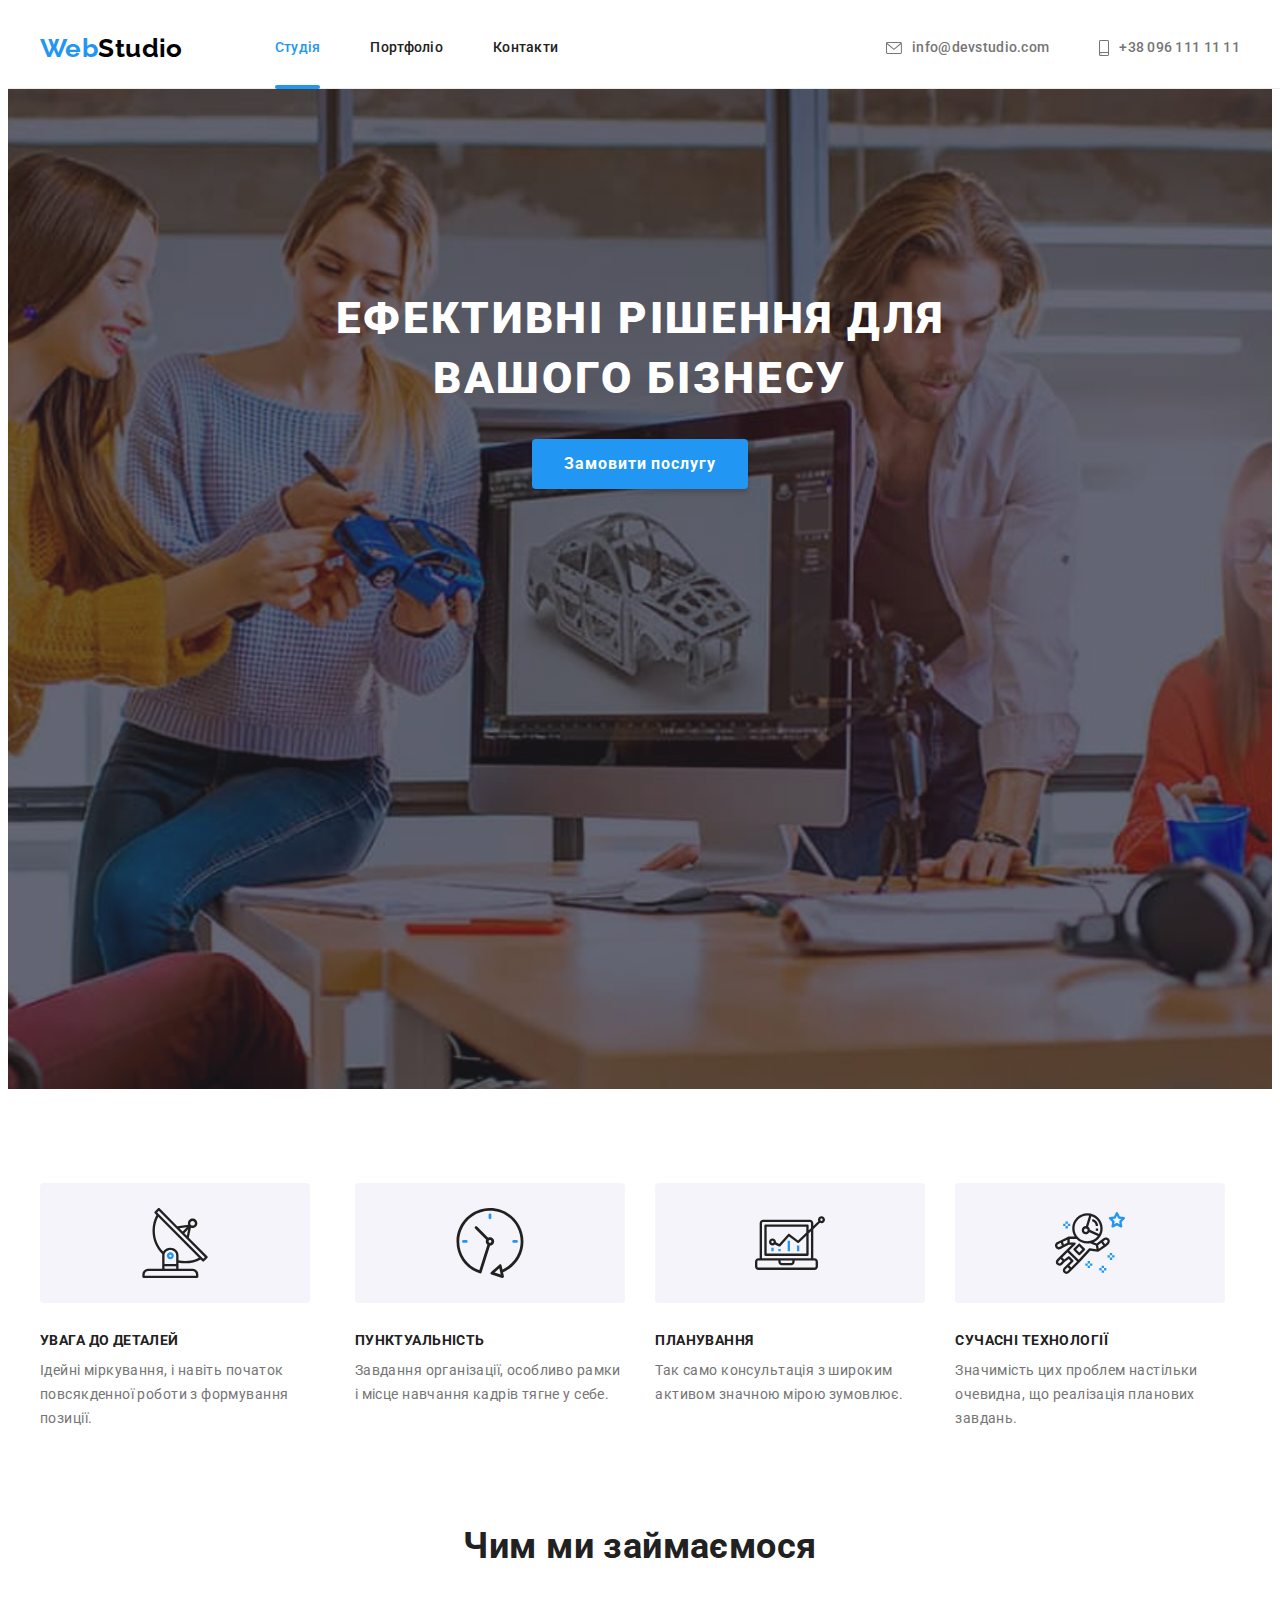
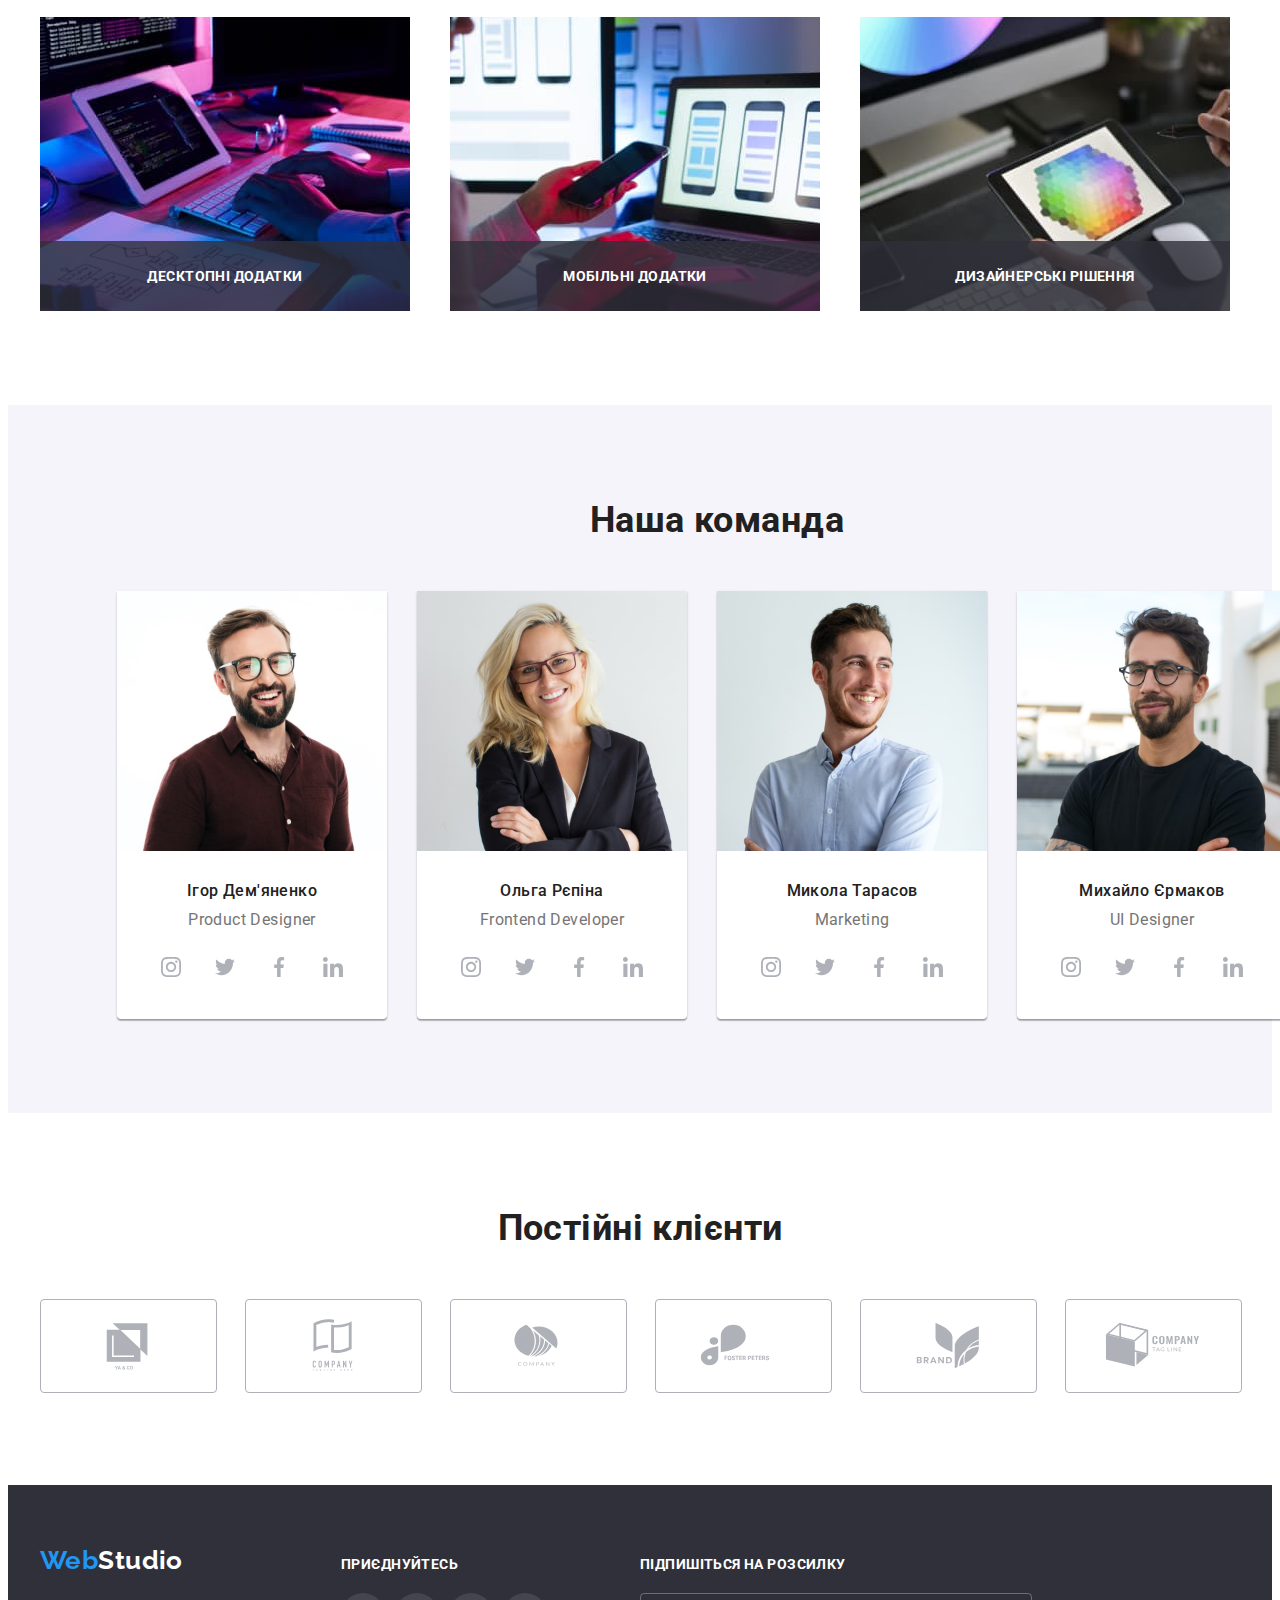
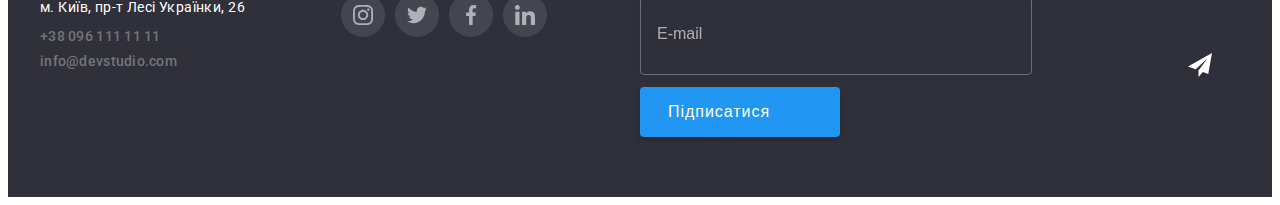
<file: index.html>
<!DOCTYPE html>
<html lang="uk">
  <head>
    <meta charset="UTF-8" />
    <meta http-equiv="X-UA-Compatible" content="IE=edge" />
    <meta name="viewport" content="width=device-width, initial-scale=1.0" />
    <title>Document</title>
    <link rel="preconnect" href="https://fonts.googleapis.com" />
    <link rel="preconnect" href="https://fonts.gstatic.com" crossorigin />
    <link
      href="https://fonts.googleapis.com/css2?family=Raleway:wght@700&family=Roboto:wght@400;500;700;900&display=swap"
      rel="stylesheet"
    />
    <link
      rel="stylesheet"
      href="https://cdnjs.cloudflare.com/ajax/libs/modern-normalize/1.1.0/modern-normalize.min.css"
      integrity="sha512-wpPYUAdjBVSE4KJnH1VR1HeZfpl1ub8YT/NKx4PuQ5NmX2tKuGu6U/JRp5y+Y8XG2tV+wKQpNHVUX03MfMFn9Q=="
      crossorigin="anonymous"
      referrerpolicy="no-referrer"
    />
    <link rel="stylesheet" href="./css/main.min.css" />
  </head>

  <body>
    <!------- PAGE HEADER ------->

    <header class="page-header">
      <div class="container header-nav">
        <nav class="main-nav">
          <a href="./index.html" class="logo"
            >Web<span class="logo__color logo__color--dark">Studio</span></a
          >
          <ul class="site-nav">
            <li>
              <a href="./index.html" class="site-nav__link current">Студія</a>
            </li>
            <li>
              <a href="./portfolio.html" class="site-nav__link">Портфоліо</a>
            </li>
            <li><a href="#" class="site-nav__link">Контакти</a></li>
          </ul>
        </nav>
        <ul class="contacts">
          <li class="contacts__item">
            <a href="mailto:info@devstudio.com" class="contacts__link">
              <svg class="contacts__icon" width="16px" height="12px">
                <use href="./images/icons.svg#icon-envelope"></use></svg
              >info@devstudio.com</a
            >
          </li>
          <li class="contacts__item">
            <a href="tel:+380961111111" class="contacts__link">
              <svg class="contacts__icon" width="10px" height="16px">
                <use href="./images/icons.svg#icon-smartphone"></use></svg
              >+38 096 111 11 11</a
            >
          </li>
        </ul>
      </div>
    </header>

    <main>
      <!------- HERO ------->

      <section class="hero overlay">
        <div class="container">
          <h1 class="hero__title">Ефективні рішення для вашого бізнесу</h1>
          <button data-modal-open class="button" type="button">
            Замовити послугу
          </button>
        </div>
      </section>

      <!------- FEATURES ------->

      <section class="section">
        <div class="container">
          <h2 class="section__title hidden visually-hidden">
            Наші особливості
          </h2>
          <ul class="cards-list">
            <li class=cards-lists__item">
              <div class="cards-list__icon">
                <svg width="70px" height="70px">
                  <use href="./images/icons.svg#icon-antenna"></use>
                </svg>
              </div>
              <h3 class="cards-list__title">УВАГА ДО ДЕТАЛЕЙ</h3>
              <p class="cards-list__text">
                Ідейні міркування, і навіть початок повсякденної роботи з
                формування позиції.
              </p>
            </li>
            <li class="cards-list__item">
              <div class="cards-list__icon">
                <svg width="70px" height="70px">
                  <use href="./images/icons.svg#icon-clock"></use>
                </svg>
              </div>
              <h3 class="cards-list__title">ПУНКТУАЛЬНІСТЬ</h3>
              <p class="cards-list__text">
                Завдання організації, особливо рамки і місце навчання кадрів
                тягне у себе.
              </p>
            </li>
            <li class="cards-list__item">
              <div class="cards-list__icon">
                <svg width="70px" height="70px">
                  <use href="./images/icons.svg#icon-diagram"></use>
                </svg>
              </div>
              <h3 class="cards-list__title">ПЛАНУВАННЯ</h3>
              <p class="cards-list__text">
                Так само консультація з широким активом значною мірою зумовлює.
              </p>
            </li>
            <li class="cards-list__item">
              <div class="cards-list__icon">
                <svg width="70px" height="70px">
                  <use href="./images/icons.svg#icon-astronaut"></use>
                </svg>
              </div>
              <h3 class="cards-list__title">СУЧАСНІ ТЕХНОЛОГІЇ</h3>
              <p class="cards-list__text">
                Значимість цих проблем настільки очевидна, що реалізація
                планових завдань.
              </p>
            </li>
          </ul>
        </div>
      </section>

      <!------- WHAT WE DO  ------->

      <section class="section section-padding">
        <div class="container">
          <h2 class="section__title">Чим ми займаємося</h2>
          <ul class="pictures-list">
            <li class="pictures-list__item">
              <div class="pictures-list__wrap">
                <img
                  src="./images/box1.jpg"
                  alt="Людина працює з планшетом та клавіатурою"
                  width="370"
                />
                <p class="pictures-list__text">Десктопні додатки</p>
              </div>
            </li>
            <li class="pictures-list__item">
              <div class="pictures-list__wrap">
                <img
                  src="./images/box2.jpg"
                  alt="Людина працює з телефоном та ноутбуком"
                  width="370"
                />
                <p class="pictures-list__text">Мобільні додатки</p>
              </div>
            </li>
            <li class="pictures-list__item">
              <div class="pictures-list__wrap">
                <img
                  src="./images/box3.jpg"
                  alt="Людина працює зі спектром кольорів на планшеті"
                  width="370"
                />
                <p class="pictures-list__text">Дизайнерські рішення</p>
              </div>
            </li>
          </ul>
        </div>
      </section>

      <!------- TEAM ------->

      <section class="section-peoples">
        <div class="container">
          <h2 class="section__title">Наша команда</h2>
          <ul class="peoples-list">
            <li class="peoples-list__item">
              <img
                src="./images/img.jpg"
                alt="Усміхнений хлопець в окулярах"
                width="270"
              />
              <div class="peoples-wrap">
                <h3 class="peoples-list__title">Ігор Дем'яненко</h3>
                <p class="peoples-list__text">Product Designer</p>

                <ul class="social-list">
                  <li class="social-list__item">
                    <a
                      class="social-list__link social-list__link--light"
                      href="#"
                      target="_blank"
                      rel="noopener noreferrer nofollow"
                    >
                      <svg class="social-list__icon" width="20px" height="20px">
                        <use href="./images/icons.svg#icon-instagram"></use>
                      </svg>
                    </a>
                  </li>
                  <li class="social-list__item">
                    <a
                      class="social-list__link social-list__link--light"
                      href="#"
                      target="_blank"
                      rel="noopener noreferrer nofollow"
                    >
                      <svg class="social-list__icon" width="20px" height="20px">
                        <use href="./images/icons.svg#icon-twitter"></use>
                      </svg>
                    </a>
                  </li>
                  <li class="social-list__item">
                    <a
                      class="social-list__link social-list__link--light"
                      href="#"
                      target="_blank"
                      rel="noopener noreferrer nofollow"
                    >
                      <svg class="social-list__icon" width="20px" height="20px">
                        <use href="./images/icons.svg#icon-facebook"></use>
                      </svg>
                    </a>
                  </li>
                  <li class="social-list__item">
                    <a
                      class="social-list__link social-list__link--light"
                      href="#"
                      target="_blank"
                      rel="noopener noreferrer nofollow"
                    >
                      <svg class="social-list__icon" width="20px" height="20px">
                        <use href="./images/icons.svg#icon-linkedin"></use>
                      </svg>
                    </a>
                  </li>
                </ul>
              </div>
            </li>
            <li class="peoples-list__item">
              <img
                src="./images/img-2.jpg"
                alt="Усміхнена дівчина в окулярах"
                width="270"
              />
              <div class="peoples-wrap">
                <h3 class="peoples-list__title">Ольга Рєпіна</h3>
                <p class="peoples-list__text">Frontend Developer</p>
                <ul class="social-list">
                  <li class="social-list__item">
                    <a
                      class="social-list__link social-list__link--light"
                      href="#"
                      target="_blank"
                      rel="noopener noreferrer nofollow"
                    >
                      <svg class="social-list__icon" width="20px" height="20px">
                        <use href="./images/icons.svg#icon-instagram"></use>
                      </svg>
                    </a>
                  </li>
                  <li class="social-list__item">
                    <a
                      class="social-list__link social-list__link--light"
                      href="#"
                      target="_blank"
                      rel="noopener noreferrer nofollow"
                    >
                      <svg class="social-list__icon" width="20px" height="20px">
                        <use href="./images/icons.svg#icon-twitter"></use>
                      </svg>
                    </a>
                  </li>
                  <li class="social-list__item">
                    <a
                      class="social-list__link social-list__link--light"
                      href="#"
                      target="_blank"
                      rel="noopener noreferrer nofollow"
                    >
                      <svg class="social-list__icon" width="20px" height="20px">
                        <use href="./images/icons.svg#icon-facebook"></use>
                      </svg>
                    </a>
                  </li>
                  <li class="social-list__item">
                    <a
                      class="social-list__link social-list__link--light"
                      href="#"
                      target="_blank"
                      rel="noopener noreferrer nofollow"
                    >
                      <svg class="social-list__icon" width="20px" height="20px">
                        <use href="./images/icons.svg#icon-linkedin"></use>
                      </svg>
                    </a>
                  </li>
                </ul>
              </div>
            </li>
            <li class="peoples-list__item">
              <img
                src="./images/img-3.jpg"
                alt="Усміхнений хлопець"
                width="270"
              />
              <div class="peoples-wrap">
                <h3 class="peoples-list__title">Микола Тарасов</h3>
                <p class="peoples-list__text">Marketing</p>
                <ul class="social-list">
                  <li class="social-list__item">
                    <a
                      class="social-list__link social-list__link--light"
                      href="#"
                      target="_blank"
                      rel="noopener noreferrer nofollow"
                    >
                      <svg class="social-list__icon" width="20px" height="20px">
                        <use href="./images/icons.svg#icon-instagram"></use>
                      </svg>
                    </a>
                  </li>
                  <li class="social-list__item">
                    <a
                      class="social-list__link social-list__link--light"
                      href="#"
                      target="_blank"
                      rel="noopener noreferrer nofollow"
                    >
                      <svg class="social-list__icon" width="20px" height="20px">
                        <use href="./images/icons.svg#icon-twitter"></use>
                      </svg>
                    </a>
                  </li>
                  <li class="social-list__item">
                    <a
                      class="social-list__link social-list__link--light"
                      href="#"
                      target="_blank"
                      rel="noopener noreferrer nofollow"
                    >
                      <svg class="social-list__icon" width="20px" height="20px">
                        <use href="./images/icons.svg#icon-facebook"></use>
                      </svg>
                    </a>
                  </li>
                  <li class="social-list__item">
                    <a
                      class="social-list__link social-list__link--light"
                      href="#"
                      target="_blank"
                      rel="noopener noreferrer nofollow"
                    >
                      <svg class="social-list__icon" width="20px" height="20px">
                        <use href="./images/icons.svg#icon-linkedin"></use>
                      </svg>
                    </a>
                  </li>
                </ul>
              </div>
            </li>
            <li class="peoples-list__item">
              <img
                src="./images/img-4.jpg"
                alt="Усміхнений хлопець в окулярах"
                width="270"
              />
              <div class="peoples-wrap">
                <h3 class="peoples-list__title">Михайло Єрмаков</h3>
                <p class="peoples-list__text">UI Designer</p>
                <ul class="social-list">
                  <li class="social-list__item">
                    <a
                      class="social-list__link social-list__link--light"
                      href="#"
                      target="_blank"
                      rel="noopener noreferrer nofollow"
                    >
                      <svg class="social-list__icon" width="20px" height="20px">
                        <use href="./images/icons.svg#icon-instagram"></use>
                      </svg>
                    </a>
                  </li>
                  <li class="social-list__item">
                    <a
                      class="social-list__link social-list__link--light"
                      href="#"
                      target="_blank"
                      rel="noopener noreferrer nofollow"
                    >
                      <svg class="social-list__icon" width="20px" height="20px">
                        <use href="./images/icons.svg#icon-twitter"></use>
                      </svg>
                    </a>
                  </li>
                  <li class="social-list__item">
                    <a
                      class="social-list__link social-list__link--light"
                      href="#"
                      target="_blank"
                      rel="noopener noreferrer nofollow"
                    >
                      <svg class="social-list__icon" width="20px" height="20px">
                        <use href="./images/icons.svg#icon-facebook"></use>
                      </svg>
                    </a>
                  </li>
                  <li class="social-list__item">
                    <a
                      class="social-list__link social-list__link--light"
                      href="#"
                      target="_blank"
                      rel="noopener noreferrer nofollow"
                    >
                      <svg class="social-list__icon" width="20px" height="20px">
                        <use href="./images/icons.svg#icon-linkedin"></use>
                      </svg>
                    </a>
                  </li>
                </ul>
              </div>
            </li>
          </ul>
        </div>
      </section>

      <!------- CLIENTS ------->

      <section class="section">
        <div class="container">
          <h2 class="section__title">Постійні клієнти</h2>
          <ul class="clients-list">
            <li class="clients-list__item">
              <a href="" class="clients-list__link">
                <svg class="clients-list__icon">
                  <use
                    href="./images/icons.svg#icon-client1"
                    width="106px"
                    height="60px"
                  ></use>
                </svg>
              </a>
            </li>
            <li class="clients-list__item">
              <a href="" class="clients-list__link">
                <svg class="clients-list__icon">
                  <use
                    href="./images/icons.svg#icon-client2"
                    width="106px"
                    height="60px"
                  ></use>
                </svg>
              </a>
            </li>
            <li class="clients-list__item">
              <a href="" class="clients-list__link">
                <svg class="clients-list__icon">
                  <use
                    href="./images/icons.svg#icon-client3"
                    width="106px"
                    height="60px"
                  ></use>
                </svg>
              </a>
            </li>
            <li class="clients-list__item">
              <a href="" class="clients-list__link">
                <svg class="clients-list__icon">
                  <use
                    href="./images/icons.svg#icon-client4"
                    width="106px"
                    height="60px"
                  ></use>
                </svg>
              </a>
            </li>
            <li class="clients-list__item">
              <a href="" class="clients-list__link">
                <svg class="clients-list__icon">
                  <use
                    href="./images/icons.svg#icon-client5"
                    width="106px"
                    height="60px"
                  ></use>
                </svg>
              </a>
            </li>
            <li class="clients-list__item">
              <a href="" class="clients-list__link">
                <svg class="clients-list__icon">
                  <use
                    href="./images/icons.svg#icon-client6"
                    width="106px"
                    height="60px"
                  ></use>
                </svg>
              </a>
            </li>
          </ul>
        </div>
      </section>
    </main>

    <!------- FOOTER ------->

    <footer class="footer">
      <div class="container footer-wrap">
        <div class="wrap">
          <a class="logo" href="./index.html"
            >Web<span class="logo__color logo__color--light">Studio</span></a
          >
          <address>
            <ul class="footer-contacts">
              <li class="footer-contacts__item">
                <a
                  href="https://goo.gl/maps/CPtrU1FHBa2aNyZL9"
                  target="_blank"
                  rel="noopener noreferrer nofollow"
                  class="address"
                  >м. Київ, пр-т Лесі Українки, 26</a
                >
              </li>
              <li class="footer-contacts__item">
                <a href="tel:+380961111111" class="footer-contacts__link"
                  >+38 096 111 11 11</a
                >
              </li>
              <li class="footer-contacts__item">
                <a
                  href="mailto:info@devstudio.com"
                  class="footer-contacts__link"
                  >info@devstudio.com</a
                >
              </li>
            </ul>
          </address>
        </div>

        <!-- FOOTER SOCIAL -->

        <div class="footer-social">
          <p class="footer-social__title">Приєднуйтесь</p>
          <ul class="social-list">
            <li class="social-list__item">
              <a
                class="social-list__link social-list__link--dark"
                href="#"
                target="_blank"
                rel="noopener noreferrer nofollow"
              >
                <svg class="social-list__icon" width="20px" height="20px">
                  <use href="./images/icons.svg#icon-instagram"></use>
                </svg>
              </a>
            </li>
            <li class="social-list__item">
              <a
                class="social-list__link social-list__link--dark"
                href="#"
                target="_blank"
                rel="noopener noreferrer nofollow"
              >
                <svg class="social-list__icon" width="20px" height="20px">
                  <use href="./images/icons.svg#icon-twitter"></use>
                </svg>
              </a>
            </li>
            <li class="social-list__item">
              <a
                class="social-list__link social-list__link--dark"
                href="#"
                target="_blank"
                rel="noopener noreferrer nofollow"
              >
                <svg class="social-list__icon" width="20px" height="20px">
                  <use href="./images/icons.svg#icon-facebook"></use>
                </svg>
              </a>
            </li>
            <li class="social-list__item">
              <a
                class="social-list__link social-list__link--dark"
                href="#"
                target="_blank"
                rel="noopener noreferrer nofollow"
              >
                <svg class="social-list__icon" width="20px" height="20px">
                  <use href="./images/icons.svg#icon-linkedin"></use>
                </svg>
              </a>
            </li>
          </ul>
        </div>

        <!-- FOOTER MAILING -->

        <div class="mailing">
          <p class="mailing__title">Підпишіться на розсилку</p>
          <form class="mailing__form">
            <input
              type="email"
              name="mail"
              placeholder="E-mail"
              class="mailing__field"
            />
            <button type="submit" class="mailing__btn">Підписатися</button>
            <svg width="24" height="24" class="mailing__icon">
              <use href="./images/icons.svg#icon-send"></use>
            </svg>
          </form>
        </div>
      </div>
    </footer>

    <!------- MODAL ------->

    <div data-modal class="backdrop is-hidden">
      <div class="modal">
        <button type="button" class="modal-close" data-modal-close>
          <svg width="18px" height="18px">
            <use href="./images/icons.svg#icon-close"></use>
          </svg>
        </button>
        <p class="modal__title">Залиште свої дані, ми вам передзвонимо</p>
        <form>
          <div class="form-wrap">
            <label for="name" class="modal__text">Ім'я</label>
            <div class="modal-icon-wrap">
              <input
                type="text"
                name="name"
                id="name"
                class="modal__input"
                required
              />
              <svg class="modal__icon" width="18" height="18">
                <use href="./images/icons.svg#icon-person"></use>
              </svg>
            </div>
          </div>

          <div class="form-wrap">
            <label for="tel" class="modal__text">Телефон</label>
            <div class="modal-icon-wrap">
              <input
                type="tel"
                name="tel"
                id="tel"
                class="modal__input"
                required
              />
              <svg class="modal__icon" width="18" height="18">
                <use href="./images/icons.svg#icon-phone"></use>
              </svg>
            </div>
          </div>

          <div class="form-wrap">
            <label for="mail" class="modal__text">Пошта</label>
            <div class="modal-icon-wrap">
              <input
                type="email"
                name="mail"
                id="mail"
                class="modal__input"
                required
              />
              <svg class="modal__icon" width="18" height="18">
                <use href="./images/icons.svg#icon-email"></use>
              </svg>
            </div>
          </div>

          <div class="textarea-wrap">
            <label for="comment" class="modal__text">Коментар</label>
            <textarea
              name="comment"
              id="comment"
              placeholder="Введіть текст"
              class="modal__textarea"
            ></textarea>
          </div>

          <div class="checkbox">
            <input
              type="checkbox"
              name="policy"
              id="policy"
              class="checkbox__field visually-hidden"
              required
            />
            <label for="policy" class="checkbox__text"
              ><span>
                <svg width="16" height="15">
                  <use href="./images/icons.svg#icon-check"></use>
                </svg>
              </span>
              Погоджуюся з розсилкою та приймаю
              <a href="#" class="checkbox__link">Умови договору</a>
            </label>
          </div>
          <button type="submit" class="button">Відправити</button>
        </form>
      </div>
    </div>
    <script src="./js/modal.js"></script>
  </body>
</html>
</file>
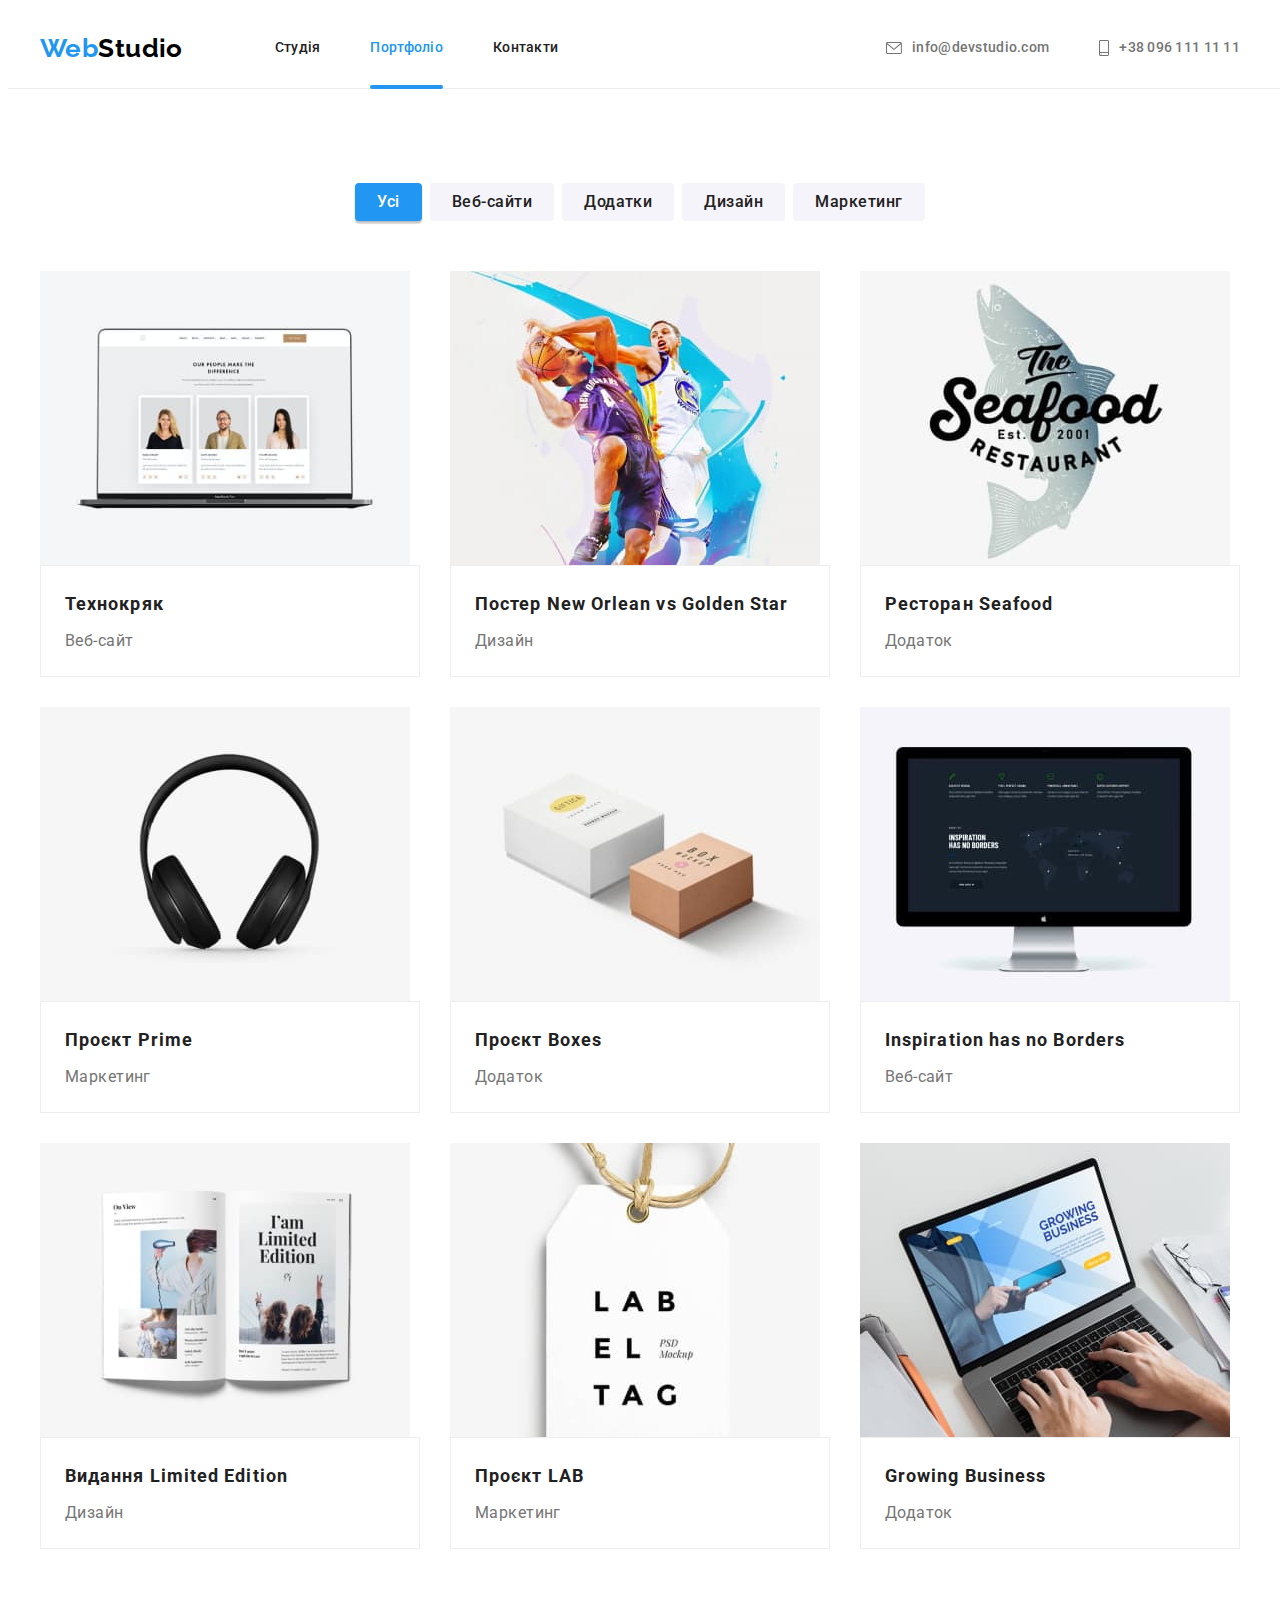
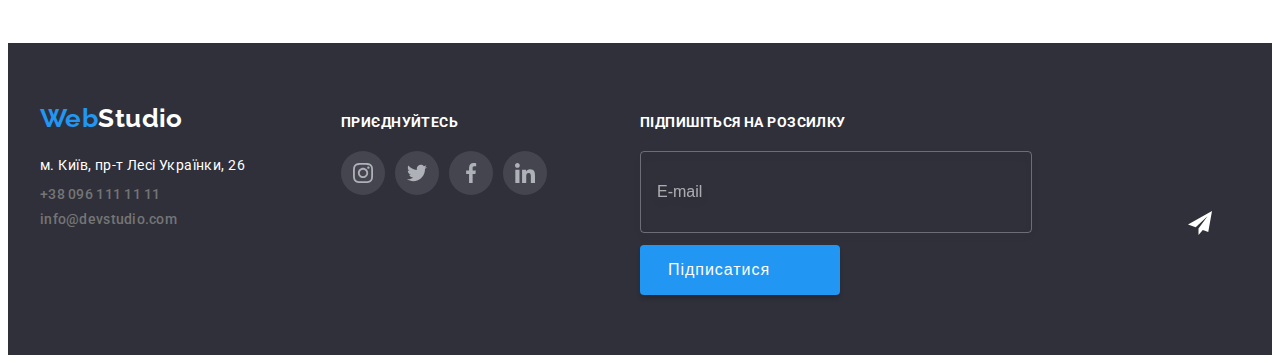
<file: portfolio.html>
<!DOCTYPE html>
<html lang="uk">
  <head>
    <meta charset="UTF-8" />
    <meta http-equiv="X-UA-Compatible" content="IE=edge" />
    <meta name="viewport" content="width=device-width, initial-scale=1.0" />
    <title>Document</title>
    <link rel="preconnect" href="https://fonts.googleapis.com" />
    <link rel="preconnect" href="https://fonts.gstatic.com" crossorigin />
    <link
      href="https://fonts.googleapis.com/css2?family=Raleway:wght@700&family=Roboto:wght@400;500;700;900&display=swap"
      rel="stylesheet"
    />
    <link
      rel="stylesheet"
      href="https://cdnjs.cloudflare.com/ajax/libs/modern-normalize/1.1.0/modern-normalize.min.css"
      integrity="sha512-wpPYUAdjBVSE4KJnH1VR1HeZfpl1ub8YT/NKx4PuQ5NmX2tKuGu6U/JRp5y+Y8XG2tV+wKQpNHVUX03MfMFn9Q=="
      crossorigin="anonymous"
      referrerpolicy="no-referrer"
    />
    <link rel="stylesheet" href="./css/main.min.css" />
  </head>

  <body>
    <!------- PAGE HEADER ------->

    <header class="page-header">
      <div class="container header-nav">
        <nav class="main-nav">
          <a href="./index.html" class="logo"
            >Web<span class="logo__color logo__color--dark">Studio</span></a
          >
          <ul class="site-nav">
            <li class="item">
              <a href="./index.html" class="site-nav__link">Студія</a>
            </li>
            <li class="item">
              <a href="./portfolio.html" class="site-nav__link current"
                >Портфоліо</a
              >
            </li>
            <li class="item">
              <a href="#" class="site-nav__link">Контакти</a>
            </li>
          </ul>
        </nav>
        <ul class="contacts">
          <li class="contacts__item">
            <a href="mailto:info@devstudio.com" class="contacts__link">
              <svg class="contacts__icon" width="16px" height="12px">
                <use href="./images/icons.svg#icon-envelope"></use></svg
              >info@devstudio.com</a
            >
          </li>
          <li class="contacts__item">
            <a href="tel:+380961111111" class="contacts__link">
              <svg class="contacts__icon tel" width="10px" height="16px">
                <use href="./images/icons.svg#icon-smartphone"></use></svg
              >+38 096 111 11 11</a
            >
          </li>
        </ul>
      </div>
    </header>

    <!------- PORTFOLIO FILTER ------->
    <main>
      <section class="section">
        <div class="container">
          <h1 class="visually-hidden">Портфоліо</h1>
          <ul class="portfolio-filter">
            <li>
              <button type="button" class="portfolio-filter__btn current">
                Усі
              </button>
            </li>
            <li>
              <button type="button" class="portfolio-filter__btn">
                Веб-сайти
              </button>
            </li>
            <li>
              <button type="button" class="portfolio-filter__btn">
                Додатки
              </button>
            </li>
            <li>
              <button type="button" class="portfolio-filter__btn">
                Дизайн
              </button>
            </li>
            <li>
              <button type="button" class="portfolio-filter__btn">
                Маркетинг
              </button>
            </li>
          </ul>

          <ul class="portfolio">
            <li class="portfolio__item">
              <a class="portfolio__link" href="">
                <div class="text-top-wrap">
                  <img src="./images/img1.jpg" alt="Ноутбук" width="370" />
                  <p class="description-text">
                    Ресурс пропонує комплексні пропозиції з різним рівнем
                    функціоналу та сервісів. Все це дозволить відвідувачу
                    отримати вичерпні відомості про компанію чи приватну особу.
                  </p>
                </div>
                <div class="portfolio__wrap">
                  <h2 class="portfolio__title">Технокряк</h2>
                  <p class="portfolio__text">Веб-сайт</p>
                </div>
              </a>
            </li>

            <li class="portfolio__item">
              <a class="portfolio__link" href="">
                <div class="text-top-wrap">
                  <img
                    src="./images/img2.jpg"
                    alt="Два баскетболіста з м'ячем"
                    width="370"
                  />
                  <p class="description-text">
                    Ресурс пропонує комплексні пропозиції з різним рівнем
                    функціоналу та сервісів. Все це дозволить відвідувачу
                    отримати вичерпні відомості про компанію чи приватну особу.
                  </p>
                </div>
                <div class="portfolio__wrap">
                  <h2 class="portfolio__title">
                    Постер New Orlean vs Golden Star
                  </h2>
                  <p class="portfolio__text">Дизайн</p>
                </div>
              </a>
            </li>

            <li class="portfolio__item">
              <a class="portfolio__link" href="">
                <div class="text-top-wrap">
                  <img
                    src="./images/img3.jpg"
                    alt="Рекламний постер ресторану морепродуктів"
                    width="370"
                  />
                  <p class="description-text">
                    Ресурс пропонує комплексні пропозиції з різним рівнем
                    функціоналу та сервісів. Все це дозволить відвідувачу
                    отримати вичерпні відомості про компанію чи приватну особу.
                  </p>
                </div>
                <div class="portfolio__wrap">
                  <h2 class="portfolio__title">Ресторан Seafood</h2>
                  <p class="portfolio__text">Додаток</p>
                </div>
              </a>
            </li>

            <li class="portfolio__item">
              <a class="portfolio__link" href="">
                <div class="text-top-wrap">
                  <img src="./images/img4.jpg" alt="Навушники" width="370" />
                  <p class="description-text">
                    Ресурс пропонує комплексні пропозиції з різним рівнем
                    функціоналу та сервісів. Все це дозволить відвідувачу
                    отримати вичерпні відомості про компанію чи приватну особу.
                  </p>
                </div>
                <div class="portfolio__wrap">
                  <h2 class="portfolio__title">Проєкт Prime</h2>
                  <p class="portfolio__text">Маркетинг</p>
                </div>
              </a>
            </li>

            <li class="portfolio__item">
              <a class="portfolio__link" href="">
                <div class="text-top-wrap">
                  <img src="./images/img5.jpg" alt="Дві коробки" width="370" />
                  <p class="description-text">
                    Ресурс пропонує комплексні пропозиції з різним рівнем
                    функціоналу та сервісів. Все це дозволить відвідувачу
                    отримати вичерпні відомості про компанію чи приватну особу.
                  </p>
                </div>
                <div class="portfolio__wrap">
                  <h2 class="portfolio__title">Проєкт Boxes</h2>
                  <p class="portfolio__text">Додаток</p>
                </div>
              </a>
            </li>

            <li class="portfolio__item">
              <a class="portfolio__link" href="">
                <div class="text-top-wrap">
                  <img
                    src="./images/img6.jpg"
                    alt="Компютерний монітор"
                    width="370"
                  />
                  <p class="description-text">
                    Ресурс пропонує комплексні пропозиції з різним рівнем
                    функціоналу та сервісів. Все це дозволить відвідувачу
                    отримати вичерпні відомості про компанію чи приватну особу.
                  </p>
                </div>
                <div class="portfolio__wrap">
                  <h2 class="portfolio__title">Inspiration has no Borders</h2>
                  <p class="portfolio__text">Веб-сайт</p>
                </div>
              </a>
            </li>

            <li class="portfolio__item">
              <a class="portfolio__link" href="">
                <div class="text-top-wrap">
                  <img
                    src="./images/img7.jpg"
                    alt="Відкритий журнал"
                    width="370"
                  />
                  <p class="description-text">
                    Ресурс пропонує комплексні пропозиції з різним рівнем
                    функціоналу та сервісів. Все це дозволить відвідувачу
                    отримати вичерпні відомості про компанію чи приватну особу.
                  </p>
                </div>
                <div class="portfolio__wrap">
                  <h2 class="portfolio__title">Видання Limited Edition</h2>
                  <p class="portfolio__text">Дизайн</p>
                </div>
              </a>
            </li>

            <li class="portfolio__item">
              <a class="portfolio__link" href="">
                <div class="text-top-wrap">
                  <img
                    src="./images/img8.jpg"
                    alt="Ярлик на шнурку"
                    width="370"
                  />
                  <p class="description-text">
                    Ресурс пропонує комплексні пропозиції з різним рівнем
                    функціоналу та сервісів. Все це дозволить відвідувачу
                    отримати вичерпні відомості про компанію чи приватну особу.
                  </p>
                </div>
                <div class="portfolio__wrap">
                  <h2 class="portfolio__title">Проєкт LAB</h2>
                  <p class="portfolio__text">Маркетинг</p>
                </div>
              </a>
            </li>

            <li class="portfolio__item">
              <a class="portfolio++link" href="">
                <div class="text-top-wrap">
                  <img
                    src="./images/img9.jpg"
                    alt="Людина працює за ноутбуком"
                    width="370"
                  />
                  <p class="description-text">
                    Ресурс пропонує комплексні пропозиції з різним рівнем
                    функціоналу та сервісів. Все це дозволить відвідувачу
                    отримати вичерпні відомості про компанію чи приватну особу.
                  </p>
                </div>
                <div class="portfolio__wrap">
                  <h2 class="portfolio__title">Growing Business</h2>
                  <p class="portfolio__text">Додаток</p>
                </div>
              </a>
            </li>
          </ul>
        </div>
      </section>
    </main>

    <!------- FOOTER ------->

    <footer class="footer">
      <div class="container footer-wrap">
        <div class="wrap">
          <a class="logo" href="./index.html"
            >Web<span class="logo__color logo__color--light">Studio</span></a
          >
          <address>
            <ul class="footer-contacts">
              <li class="footer-contacts__item">
                <a
                  href="https://goo.gl/maps/CPtrU1FHBa2aNyZL9"
                  target="_blank"
                  rel="noopener noreferrer nofollow"
                  class="address"
                  >м. Київ, пр-т Лесі Українки, 26</a
                >
              </li>
              <li class="footer-contacts__item">
                <a href="tel:+380961111111" class="footer-contacts__link"
                  >+38 096 111 11 11</a
                >
              </li>
              <li class="footer-contacts__item">
                <a
                  href="mailto:info@devstudio.com"
                  class="footer-contacts__link"
                  >info@devstudio.com</a
                >
              </li>
            </ul>
          </address>
        </div>

        <!-- FOOTER SOCIAL -->

        <div class="footer-social">
          <p class="footer-social__title">Приєднуйтесь</p>
          <ul class="social-list">
            <li class="social-list__item">
              <a
                class="social-list__link social-list__link--dark"
                href="#"
                target="_blank"
                rel="noopener noreferrer nofollow"
              >
                <svg class="social-list__icon" width="20px" height="20px">
                  <use href="./images/icons.svg#icon-instagram"></use>
                </svg>
              </a>
            </li>
            <li class="social-list__item">
              <a
                class="social-list__link social-list__link--dark"
                href="#"
                target="_blank"
                rel="noopener noreferrer nofollow"
              >
                <svg class="social-list__icon" width="20px" height="20px">
                  <use href="./images/icons.svg#icon-twitter"></use>
                </svg>
              </a>
            </li>
            <li class="social-list__item">
              <a
                class="social-list__link social-list__link--dark"
                href="#"
                target="_blank"
                rel="noopener noreferrer nofollow"
              >
                <svg class="social-list__icon" width="20px" height="20px">
                  <use href="./images/icons.svg#icon-facebook"></use>
                </svg>
              </a>
            </li>
            <li class="social-list__item">
              <a
                class="social-list__link social-list__link--dark"
                href="#"
                target="_blank"
                rel="noopener noreferrer nofollow"
              >
                <svg class="social-list__icon" width="20px" height="20px">
                  <use href="./images/icons.svg#icon-linkedin"></use>
                </svg>
              </a>
            </li>
          </ul>
        </div>

        <!-- FOOTER MAILING -->

        <div class="mailing">
          <p class="mailing__title">Підпишіться на розсилку</p>
          <form class="mailing__form">
            <input
              type="email"
              name="mail"
              placeholder="E-mail"
              class="mailing__field"
            />
            <button type="submit" class="mailing__btn">Підписатися</button>
            <svg width="24" height="24" class="mailing__icon">
              <use href="./images/icons.svg#icon-send"></use>
            </svg>
          </form>
        </div>
      </div>
    </footer>
  </body>
</html>
</file>
<file: css/main.min.css>
p,h1,h2,h3,h4,h5,h6{margin:0}ul,li{margin:0;padding-left:0;list-style:none}button{cursor:pointer}address{font-style:normal}img{display:block;max-width:100%;height:auto}body{font-family:"Roboto",sans-serif;font-size:14px;letter-spacing:.03em;color:var(--primary-text-color);background-color:var(---bacground-color)}.page-header a,.footer a,.portfolio a{text-decoration:none}.container{align-items:center;margin-left:auto;margin-right:auto;width:1200px;padding:0 15px}.section{padding-top:94px;padding-bottom:94px}.section__title{margin-bottom:50px;font-weight:700;font-size:36px;line-height:1.17;text-align:center;color:var(--title-text-color)}:root{--primery-bacground-color: #f5f5f5;--bacground-color: #ffffff;--header-bacground-color: #ececec;--icon-bacground-color: #f5f4fa;--button-text-hover-color: #ffffff;--button-text-color: #ffffff;--hero-title-color: #ffffff;--accent-bacground-color: #2f303a;--primary-text-color: #757575;--title-text-color: #212121;--button-bacground-color: #2196f3;--address-color: #ffffff;--primary-logo-color: #2196f3;--dark-logo-color: #000000;--light-logo-color: #ffffff;--section-team-color: #f5f4fa;--border-color: #eeeeee;--icon-color: #afb1b8;--activity-text-color: #ffffff;--hover-bacground-color: #2196f3;--hover-icon-color: #ffffff;--contacts-icon-color: #757575;--hover-contacts-icon-color: #2196f3;--footer-title-color: #ffffff;--line-color: #ececec;--modal-button-close-color: #000000;--hover-modal-button: #2196f3;--text-portfolio-color: #ffffff;--focus-modal-color: #2196f3;--lable-text-color: #757575;--modal-icon-color: #212121;--checkbox-icon-color: #ffffff;--input-text-color: #afb1b8;--timing-function: 250ms cubic-bezier(0.4, 0, 0.2, 1)}.visually-hidden{position:absolute;white-space:nowrap;width:1px;height:1px;overflow:hidden;border:0;padding:0;clip:rect(0 0 0 0);-webkit-clip-path:inset(50%);clip-path:inset(50%);margin:-1px}.button{display:block;margin-left:auto;margin-right:auto;font-size:16px;padding:10px 32px;min-width:216px;font-family:inherit;font-weight:700;line-height:1.88;letter-spacing:.06em;border:none;box-shadow:0px 4px 4px rgba(0,0,0,.15);border-radius:4px;color:var(--button-text-color);background-color:var(--button-bacground-color)}.logo{display:block;font-family:"Raleway",sans-serif;font-weight:700;font-size:26px;line-height:1.19;color:var(--primary-logo-color)}.logo__color--dark{color:var(--dark-logo-color)}.logo__color--light{color:var(--light-logo-color)}.social-list{display:flex;justify-content:center;gap:10px}.social-list__item{width:44px;height:44px}.social-list__link{display:flex;align-items:center;justify-content:center;width:100%;height:100%;border-radius:50%}.social-list__link:hover,.social-list__link:focus{background-color:var(--hover-bacground-color);color:var(--hover-icon-color)}.social-list__link--light{color:var(--icon-color);transition:background-color var(--timing-function),color var(--timing-function)}.social-list__link--dark{color:var(--icon-color);background:rgba(255,255,255,.1);transition:background-color var(--timing-function),color var(--timing-function)}.social-list__icon{fill:currentColor}.backdrop{position:fixed;top:0;left:0;width:100%;height:100%;background:rgba(0,0,0,.2);transition:opacity var(--timing-function),visibility var(--timing-function)}.backdrop.is-hidden{opacity:0;visibility:hidden;pointer-events:none}.modal{position:absolute;left:50%;top:50%;transform:translate(-50%, -50%) scale(1);transition:transform var(--timing-function);min-width:528px;min-height:581px;padding:40px;background:var(--bacground-color);box-shadow:0px 1px 3px rgba(0,0,0,.12),0px 1px 1px rgba(0,0,0,.14),0px 2px 1px rgba(0,0,0,.2);border-radius:4px}.modal__title{padding-bottom:12px;font-size:20px;font-weight:700;text-align:center;color:var(--title-text-color)}.modal__text{display:block;margin-bottom:4px;font-size:12px;line-height:1.17;letter-spacing:.01em;color:var(--lable-text-color)}.backdrop.is-hidden .modal{transform:translate(-50%, -50%) scale(0)}.modal-close{display:flex;justify-content:center;align-items:center;position:absolute;top:8px;right:8px;width:30px;height:30px;box-sizing:border-box;border-radius:50%;background-color:rgba(0,0,0,0);border:1px solid rgba(0,0,0,.1);box-shadow:0px 1px 3px rgba(0,0,0,.12),0px 1px 1px rgba(0,0,0,.14),0px 2px 1px rgba(0,0,0,.2);transition:background-color var(--timing-function),border-color var(--timing-function),fill var(--timing-function)}.modal-close:hover,.modal-close:focus{background-color:var(--hover-modal-button);border-color:var(--hover-modal-button);fill:var(--bacground-color)}.form-wrap{position:relative;display:block;margin-bottom:10px}.modal-icon-wrap{position:relative}.modal__input{width:100%;height:40px;padding-left:42px;padding-right:12px;border:1px solid rgba(33,33,33,.2);border-radius:4px;outline:rgba(0,0,0,0);transition:border-color var(--timing-function)}.modal__input:focus,.modal__input .modal__textarea:focus{border-color:var(--focus-modal-color)}.modal__input:focus+.modal-input-icon{fill:var(--focus-modal-color)}.modal__icon{position:absolute;left:12px;top:50%;transform:translateY(-50%);transition:fill var(--timing-function)}.textarea-wrap{margin-bottom:20px}.modal__textarea{width:100%;height:120px;padding:12px 16px;border:1px solid rgba(33,33,33,.2);border-radius:4px;outline:rgba(0,0,0,0);resize:none;transition:border-color var(--timing-function)}.modal__textarea:focus{border-color:var(--focus-modal-color)}.modal__textarea::-moz-placeholder{font-size:12px;line-height:1.17;letter-spacing:.01em;color:rgba(117,117,117,.5)}.modal__textarea:-ms-input-placeholder{font-size:12px;line-height:1.17;letter-spacing:.01em;color:rgba(117,117,117,.5)}.modal__textarea::placeholder{font-size:12px;line-height:1.17;letter-spacing:.01em;color:rgba(117,117,117,.5)}.checkbox{margin-bottom:30px}.checkbox__text{display:flex;align-items:center;justify-content:center;gap:8px;line-height:1.71}.checkbox__text span{display:flex;align-items:center;justify-content:center;width:16px;height:15px;border:2px solid var(--title-text-color);border-radius:2px;fill:rgba(0,0,0,0)}.checkbox__field:checked+.checkbox__text span{background-color:var(--focus-modal-color);border:none;fill:var(--checkbox-icon-color);transition:fill var(--timing-function)}.checkbox__field:focus+.checkbox__text span{border-color:var(--focus-modal-color);transition:border-color var(--timing-function)}.checkbox__link{color:var(--focus-modal-color)}.page-header{background-color:var(--bacground-color)}.page-header::after{content:" ";width:1600px;height:1px;background-color:var(--line-color);display:block}.main-nav{display:flex;align-items:center}.site-nav{display:flex;margin-left:92px;gap:50px}.header-nav{display:flex}.site-nav__link{display:block;padding-top:32px;padding-bottom:32px;color:var(--title-text-color);font-weight:500;font-size:14px;line-height:1.14;letter-spacing:.02em;transition:color var(--timing-function)}.site-nav__link:hover,.site-nav__link:focus{color:var(--button-bacground-color)}.site-nav__link.current{position:relative;color:var(--button-bacground-color)}.site-nav__link.current::after{content:" ";position:absolute;left:0;bottom:-1px;width:100%;height:4px;background:var(--hover-bacground-color);border-radius:2px}.contacts{display:flex;margin-left:auto;gap:50px;text-decoration:none}.contacts__item{width:100%;height:100%}.contacts__link{display:flex;width:100%;height:100%;align-items:center;font-weight:500;font-size:14px;line-height:1.14;letter-spacing:.02em;color:var(--primary-text-color);transition:color var(--timing-function)}.contacts__link:hover,.contacts__link:focus{color:var(--hover-contacts-icon-color)}.contacts__icon{margin-right:10px;fill:currentColor}.hero{text-align:center;background:var(--accent-bacground-color);padding:200px 0}.hero__title{width:696px;margin:auto;margin-bottom:30px;font-weight:900;font-size:44px;line-height:1.36;letter-spacing:.06em;text-align:center;text-transform:uppercase;color:var(--hero-title-color)}.overlay{max-width:1600px;height:600px;margin-left:auto;margin-right:auto;background-image:linear-gradient(to right, rgba(47, 48, 58, 0.4), rgba(47, 48, 58, 0.4)),url(../images/hero.jpg);background-position:center;background-size:cover;background-repeat:no-repeat}.cards-list{display:flex;gap:30px}.cards-list__item{display:flex;flex-direction:column}.cards-list__icon{display:flex;justify-content:center;align-items:center;margin-bottom:30px;width:270px;height:120px;background:var(--icon-bacground-color);border-radius:4px}.cards-list__title{margin-bottom:10px;font-weight:700;font-size:14px;line-height:1.14;color:var(--title-text-color)}.cards-list__text{font-weight:400;font-size:14px;line-height:1.71;color:var(--primary-text-color)}.section-padding{padding-top:0}.pictures-list{display:flex;flex-wrap:wrap;gap:30px}.pictures-list__item{display:flex;width:calc((100% - 60px)/3)}.pictures-list__wrap{position:relative}.pictures-list__text{position:absolute;bottom:0;display:flex;justify-content:center;align-items:center;width:100%;height:70px;font-weight:700;text-transform:uppercase;background:rgba(47,48,58,.8);color:var(--activity-text-color)}.section-peoples{padding:94px;background-color:var(--section-team-color)}.peoples-list{display:flex;gap:30px}.peoples-list__title{font-weight:500;font-size:16px;line-height:1.19;text-align:center;color:var(--title-text-color);margin-bottom:10px}.peoples-list__text{font-weight:400;font-size:16px;line-height:1.19;text-align:center;color:var(--primary-text-color);margin-bottom:16px}.peoples-list__item{background:var(--bacground-color);box-shadow:0px 1px 3px rgba(0,0,0,.12),0px 1px 1px rgba(0,0,0,.14),0px 2px 1px rgba(0,0,0,.2);border-radius:0px 0px 4px 4px}.peoples-wrap{padding-top:30px;padding-bottom:30px}.clients-list{display:flex;gap:30px}.clients-list__item{width:calc((100% - 150px)/6);height:92px}.clients-list__link{display:flex;align-items:center;justify-content:center;width:100%;height:100%;border:1px solid var(--icon-color);border-radius:4px;fill:var(--icon-color);transition:border var(--timing-function),fill var(--timing-function)}.clients-list__link:hover,.clients-list__link:focus{border:1px solid var(--hover-bacground-color);fill:var(--hover-bacground-color)}.clients-list__icon{width:106px;height:60px}.footer{background:var(--accent-bacground-color);padding-top:60px;padding-bottom:60px}.footer-wrap{display:flex;align-items:baseline}.wrap{display:flex;flex-direction:column;gap:20px}.address{line-height:1.71;color:var(--address-color)}.footer-contacts__item:not(:last-child){margin-bottom:9px}.footer-contacts__link{display:block;width:231px;font-weight:500;font-size:14px;line-height:1.14;letter-spacing:.02em;color:var(--primary-text-color);transition:color var(--timing-function)}.footer-contacts__link:hover,.footer-contacts__link:focus{color:var(--button-bacground-color)}.footer-social{margin-left:70px}.footer-social__title{margin-bottom:20px;font-weight:700;line-height:1.14;text-transform:uppercase;color:var(--footer-title-color)}.mailing{margin-left:93px;justify-content:flex-end}.mailing__title{margin-bottom:20px;font-weight:700;line-height:1.14;text-transform:uppercase;color:var(--footer-title-color)}.mailing__form{position:relative;display:flex;flex-wrap:wrap;gap:12px}.mailing__field{width:358px;height:50px;padding:15px 16px;outline:rgba(0,0,0,0);background-color:rgba(0,0,0,0);border:1px solid rgba(255,255,255,.3);filter:drop-shadow(0px 4px 4px rgba(0, 0, 0, 0.15));border-radius:4px;color:var(--input-text-color)}.mailing__field::-moz-placeholder{font-size:16px;line-height:1.25;display:flex;align-items:center;color:rgba(255,255,255,.6)}.mailing__field:-ms-input-placeholder{font-size:16px;line-height:1.25;display:flex;align-items:center;color:rgba(255,255,255,.6)}.mailing__field::placeholder{font-size:16px;line-height:1.25;display:flex;align-items:center;color:rgba(255,255,255,.6)}.mailing__btn{position:relative;display:block;width:200px;height:50px;border:none;text-align:left;padding:10px 28px;font-size:16px;line-height:1.88;letter-spacing:.06em;color:var(--button-text-color);background:var(--button-bacground-color);box-shadow:0px 4px 4px rgba(0,0,0,.15);border-radius:4px}.mailing__icon{position:absolute;right:28px;top:50%;transform:translateY(-50%)}.portfolio{display:flex;flex-wrap:wrap;gap:30px}.portfolio__item{width:calc((100% - 60px)/3)}.portfolio__link{text-decoration:none;display:block;transition:box-shadow var(--timing-function)}.portfolio__link:hover .description-text,.portfolio__link:focus .description-text{transform:translateY(0)}.portfolio__link:hover,.portfolio__link:focus{box-shadow:0px 1px 1px rgba(0,0,0,.12),0px 4px 4px rgba(0,0,0,.06),1px 4px 6px rgba(0,0,0,.16)}.portfolio__wrap{display:block;padding:20px 24px;border:1px solid var(--border-color)}.portfolio__title{margin-bottom:4px;font-weight:700;font-size:18px;line-height:2;letter-spacing:.06em;color:var(--title-text-color)}.portfolio__text{font-weight:400;font-size:16px;line-height:1.88;color:var(--primary-text-color)}.text-top-wrap{position:relative;overflow:hidden}.description-text{position:absolute;top:0;padding:63px 24px;height:100%;font-size:18px;line-height:1.56;color:var(--text-portfolio-color);background:rgba(33,150,243,.9);transform:translateY(100%);transition:transform var(--timing-function)}.portfolio-filter{display:flex;justify-content:center;gap:8px;margin-bottom:50px}.portfolio-filter__btn{padding:6px 22px;font-family:inherit;font-style:normal;font-weight:500;font-size:16px;line-height:1.62;border:none;border-radius:4px;letter-spacing:.03em;color:var(--title-text-color);background:var(--section-team-color);border-radius:4px;transition:background-color var(--timing-function),color var(--timing-function),box-shadow var(--timing-function)}.portfolio-filter__btn:hover,.portfolio-filter__btn:focus{cursor:pointer;background-color:var(--button-bacground-color);color:var(--button-text-hover-color);box-shadow:0px 3px 1px rgba(0,0,0,.1),0px 1px 2px rgba(0,0,0,.08),0px 2px 2px rgba(0,0,0,.12)}.portfolio-filter__btn.current{border:none;color:var(--button-text-hover-color);background:var(--button-bacground-color);box-shadow:0px 3px 1px rgba(0,0,0,.1),0px 1px 2px rgba(0,0,0,.08),0px 2px 2px rgba(0,0,0,.12);border-radius:4px}/*# sourceMappingURL=main.min.css.map */
</file>
